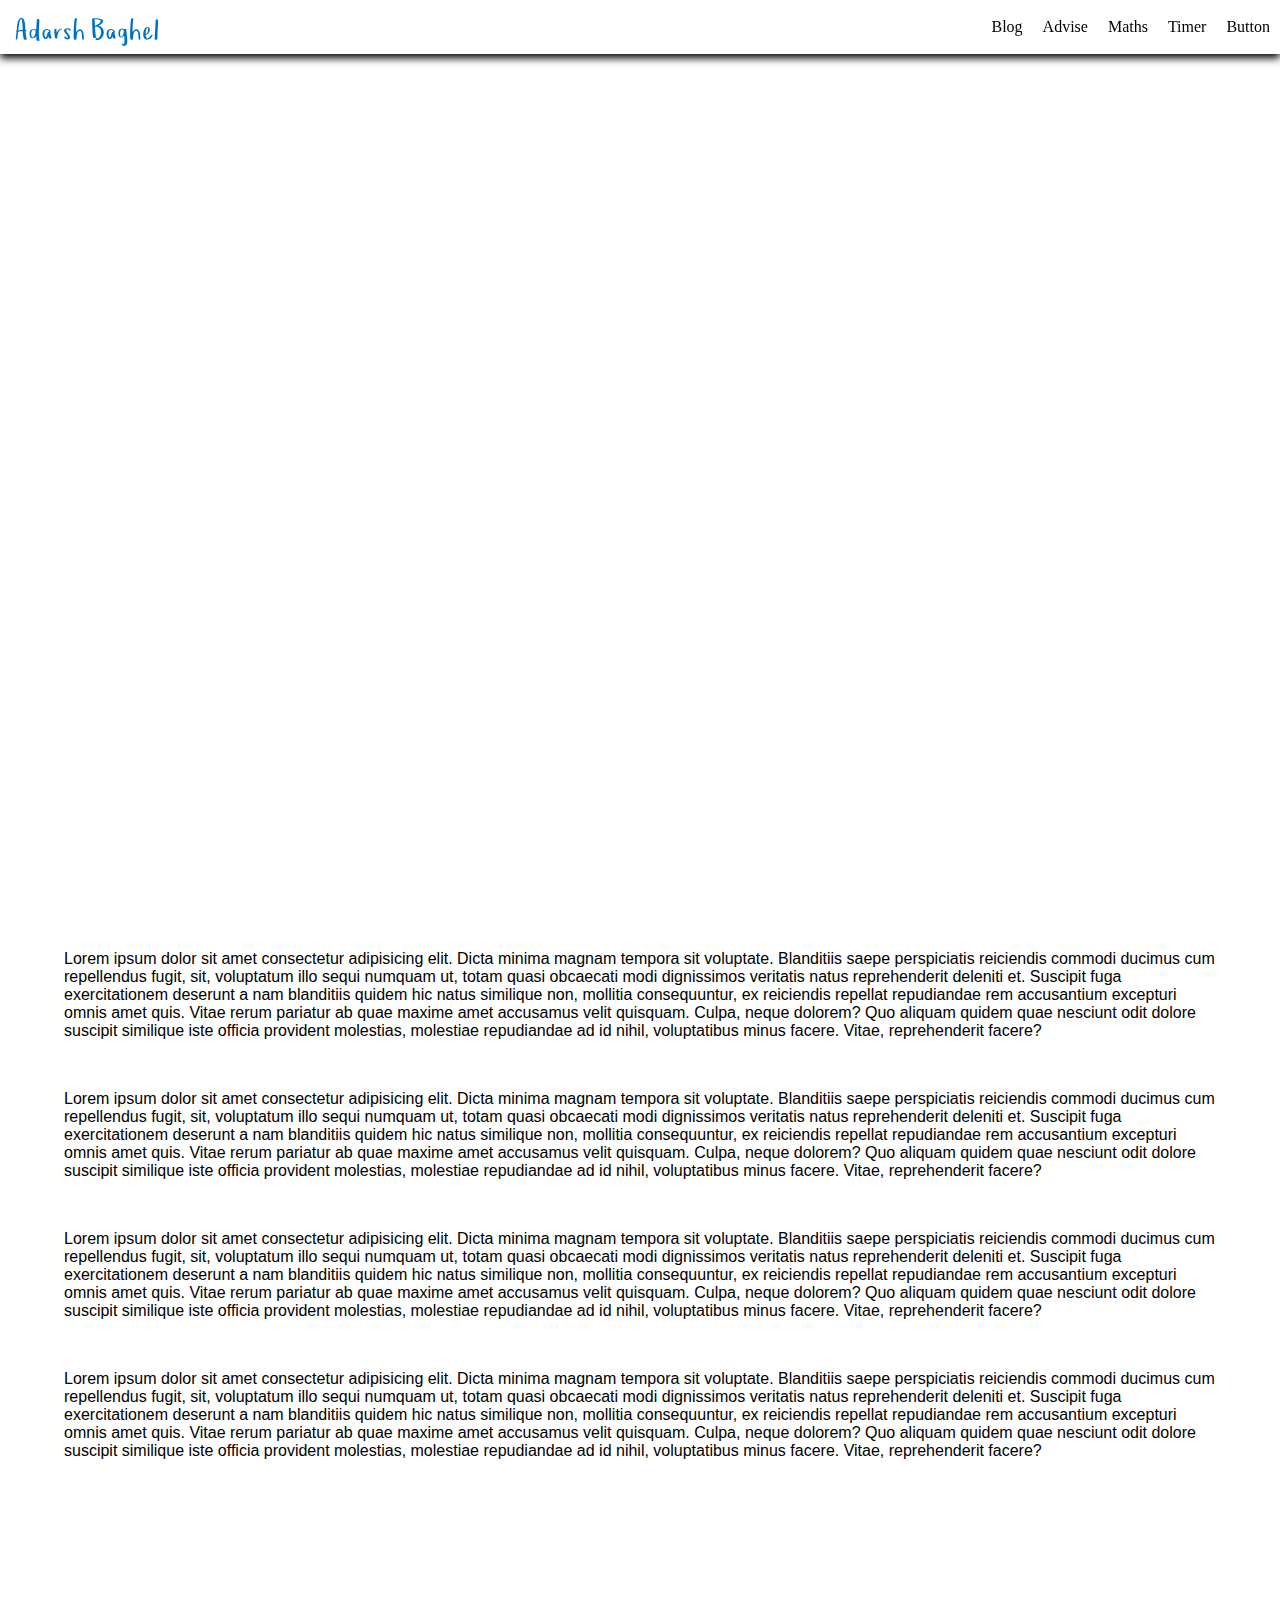
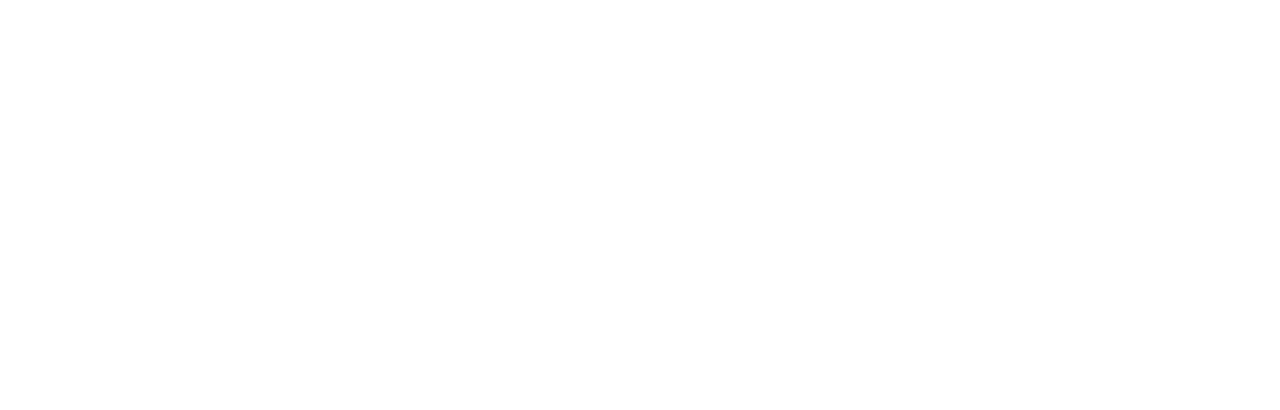
<file: index.html>
<!DOCTYPE html>
<html lang="en">
<head>
    <meta charset="UTF-8">
    <meta http-equiv="X-UA-Compatible" content="IE=edge">
    <meta name="viewport" content="width=device-width, initial-scale=1.0">
    <title>Sticky Nav-bar changing color</title>
    <link rel="stylesheet" href="ohherProjects/Sticky navbar changing color/style.css">
</head>
<body>
    <div class="navbar">
        <a href="/index.html"><img src="ohherProjects/Sticky navbar changing color/logo.svg" alt="logo"></a>
        
        <ul>
            <li><a href="ohherProjects/portfolio-gallery using css grid/index.html">Blog</a></li>
            <li><a href="ohherProjects/birthday2022 advises form/index.html">Advise</a></li>
            <li><a href="ohherProjects/multiplication app/index.html">Maths</a></li>

            <li><a href="ohherProjects/Digital clock/index.html">Timer</a></li>
            <li><a href="ohherProjects/button ripple effect/index.html">Button</a></li>

            


        </ul>
    </div>
    <div class="top-container">
        <h1>Welcome , Want to type something ?</h1>
        <!-- <h3>GO at navigation</h3> -->
    </div>
    <div class="bottom-container">
        <p class="text">Lorem ipsum dolor sit amet consectetur adipisicing elit. Dicta minima magnam tempora sit voluptate. Blanditiis saepe perspiciatis reiciendis commodi ducimus cum repellendus fugit, sit, voluptatum illo sequi numquam ut, totam quasi obcaecati modi dignissimos veritatis natus reprehenderit deleniti et. Suscipit fuga exercitationem deserunt a nam blanditiis quidem hic natus similique non, mollitia consequuntur, ex reiciendis repellat repudiandae rem accusantium excepturi omnis amet quis. Vitae rerum pariatur ab quae maxime amet accusamus velit quisquam. Culpa, neque dolorem? Quo aliquam quidem quae nesciunt odit dolore suscipit similique iste officia provident molestias, molestiae repudiandae ad id nihil, voluptatibus minus facere. Vitae, reprehenderit facere?</p>
        <p class="text">Lorem ipsum dolor sit amet consectetur adipisicing elit. Dicta minima magnam tempora sit voluptate. Blanditiis saepe perspiciatis reiciendis commodi ducimus cum repellendus fugit, sit, voluptatum illo sequi numquam ut, totam quasi obcaecati modi dignissimos veritatis natus reprehenderit deleniti et. Suscipit fuga exercitationem deserunt a nam blanditiis quidem hic natus similique non, mollitia consequuntur, ex reiciendis repellat repudiandae rem accusantium excepturi omnis amet quis. Vitae rerum pariatur ab quae maxime amet accusamus velit quisquam. Culpa, neque dolorem? Quo aliquam quidem quae nesciunt odit dolore suscipit similique iste officia provident molestias, molestiae repudiandae ad id nihil, voluptatibus minus facere. Vitae, reprehenderit facere?</p>

        <p class="text">Lorem ipsum dolor sit amet consectetur adipisicing elit. Dicta minima magnam tempora sit voluptate. Blanditiis saepe perspiciatis reiciendis commodi ducimus cum repellendus fugit, sit, voluptatum illo sequi numquam ut, totam quasi obcaecati modi dignissimos veritatis natus reprehenderit deleniti et. Suscipit fuga exercitationem deserunt a nam blanditiis quidem hic natus similique non, mollitia consequuntur, ex reiciendis repellat repudiandae rem accusantium excepturi omnis amet quis. Vitae rerum pariatur ab quae maxime amet accusamus velit quisquam. Culpa, neque dolorem? Quo aliquam quidem quae nesciunt odit dolore suscipit similique iste officia provident molestias, molestiae repudiandae ad id nihil, voluptatibus minus facere. Vitae, reprehenderit facere?</p>

        <p class="text">Lorem ipsum dolor sit amet consectetur adipisicing elit. Dicta minima magnam tempora sit voluptate. Blanditiis saepe perspiciatis reiciendis commodi ducimus cum repellendus fugit, sit, voluptatum illo sequi numquam ut, totam quasi obcaecati modi dignissimos veritatis natus reprehenderit deleniti et. Suscipit fuga exercitationem deserunt a nam blanditiis quidem hic natus similique non, mollitia consequuntur, ex reiciendis repellat repudiandae rem accusantium excepturi omnis amet quis. Vitae rerum pariatur ab quae maxime amet accusamus velit quisquam. Culpa, neque dolorem? Quo aliquam quidem quae nesciunt odit dolore suscipit similique iste officia provident molestias, molestiae repudiandae ad id nihil, voluptatibus minus facere. Vitae, reprehenderit facere?</p>

    </div>
    <footer>
        
    </footer>
    
    <script src="ohherProjects/Sticky navbar changing color/index.js"></script>
</body>
</html>
</file>
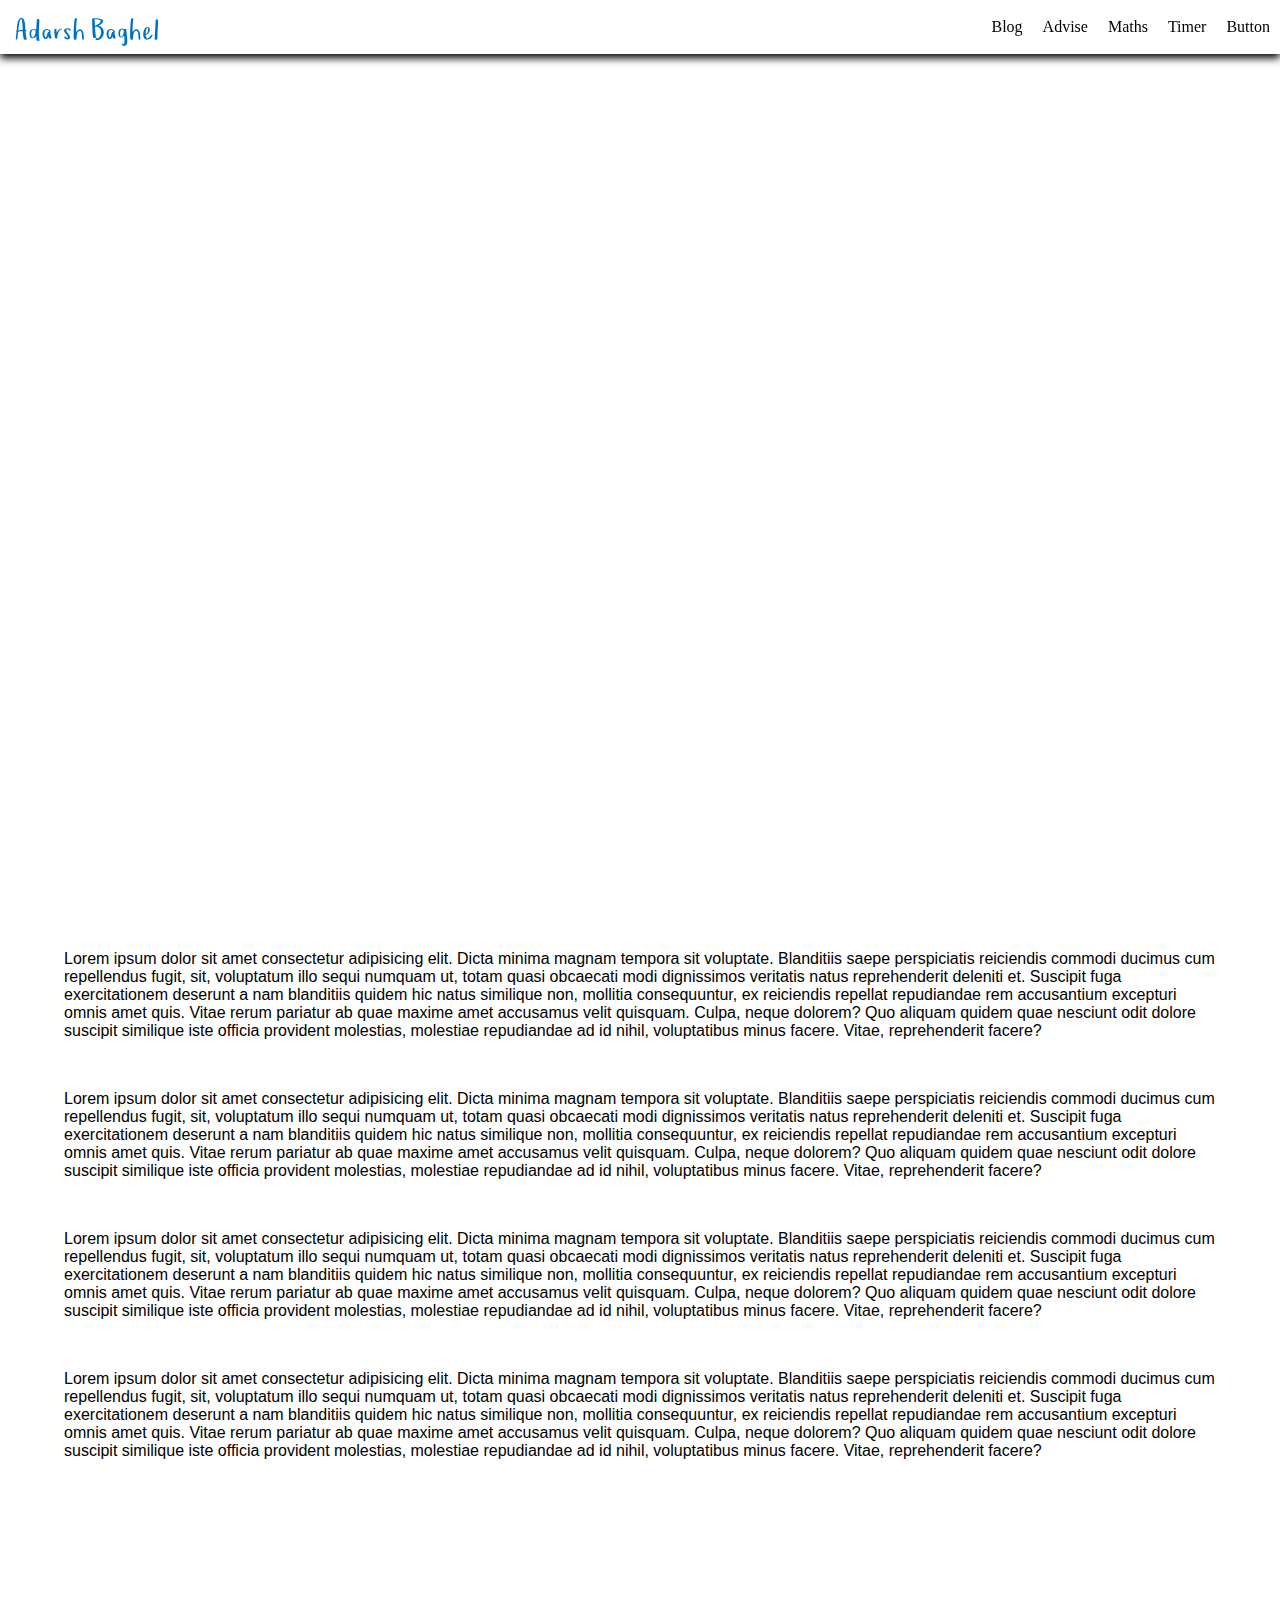
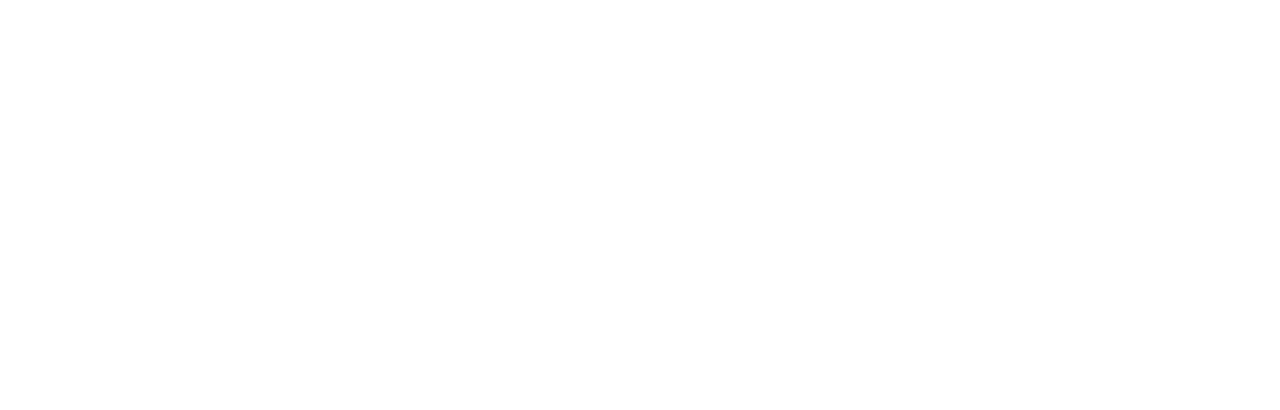
<file: ohherProjects/index.html>
<!DOCTYPE html>
<html lang="en">
<head>
    <meta charset="UTF-8">
    <meta http-equiv="X-UA-Compatible" content="IE=edge">
    <meta name="viewport" content="width=device-width, initial-scale=1.0">
    <title>Sticky Nav-bar changing color</title>
    <link rel="stylesheet" href="/ohherProjects/Sticky navbar changing color/style.css">
</head>
<body>
    <div class="navbar">
        <a href="/index.html"><img src="/ohherProjects/Sticky navbar changing color/logo.svg" alt="logo"></a>
        
        <ul>
            <li><a href="/ohherProjects/portfolio-gallery using css grid/index.html">Blog</a></li>
            <li><a href="/ohherProjects/birthday2022 advises form/index.html">Advise</a></li>
            <li><a href="/ohherProjects/multiplication app/index.html">Maths</a></li>

            <li><a href="/ohherProjects/Digital clock/index.html">Timer</a></li>
            <li><a href="/ohherProjects/button ripple effect/index.html">Button</a></li>

            


        </ul>
    </div>
    <div class="top-container">
        <h1>Welcome , Want to type something ?</h1>
        <!-- <h3>GO at navigation</h3> -->
    </div>
    <div class="bottom-container">
        <p class="text">Lorem ipsum dolor sit amet consectetur adipisicing elit. Dicta minima magnam tempora sit voluptate. Blanditiis saepe perspiciatis reiciendis commodi ducimus cum repellendus fugit, sit, voluptatum illo sequi numquam ut, totam quasi obcaecati modi dignissimos veritatis natus reprehenderit deleniti et. Suscipit fuga exercitationem deserunt a nam blanditiis quidem hic natus similique non, mollitia consequuntur, ex reiciendis repellat repudiandae rem accusantium excepturi omnis amet quis. Vitae rerum pariatur ab quae maxime amet accusamus velit quisquam. Culpa, neque dolorem? Quo aliquam quidem quae nesciunt odit dolore suscipit similique iste officia provident molestias, molestiae repudiandae ad id nihil, voluptatibus minus facere. Vitae, reprehenderit facere?</p>
        <p class="text">Lorem ipsum dolor sit amet consectetur adipisicing elit. Dicta minima magnam tempora sit voluptate. Blanditiis saepe perspiciatis reiciendis commodi ducimus cum repellendus fugit, sit, voluptatum illo sequi numquam ut, totam quasi obcaecati modi dignissimos veritatis natus reprehenderit deleniti et. Suscipit fuga exercitationem deserunt a nam blanditiis quidem hic natus similique non, mollitia consequuntur, ex reiciendis repellat repudiandae rem accusantium excepturi omnis amet quis. Vitae rerum pariatur ab quae maxime amet accusamus velit quisquam. Culpa, neque dolorem? Quo aliquam quidem quae nesciunt odit dolore suscipit similique iste officia provident molestias, molestiae repudiandae ad id nihil, voluptatibus minus facere. Vitae, reprehenderit facere?</p>

        <p class="text">Lorem ipsum dolor sit amet consectetur adipisicing elit. Dicta minima magnam tempora sit voluptate. Blanditiis saepe perspiciatis reiciendis commodi ducimus cum repellendus fugit, sit, voluptatum illo sequi numquam ut, totam quasi obcaecati modi dignissimos veritatis natus reprehenderit deleniti et. Suscipit fuga exercitationem deserunt a nam blanditiis quidem hic natus similique non, mollitia consequuntur, ex reiciendis repellat repudiandae rem accusantium excepturi omnis amet quis. Vitae rerum pariatur ab quae maxime amet accusamus velit quisquam. Culpa, neque dolorem? Quo aliquam quidem quae nesciunt odit dolore suscipit similique iste officia provident molestias, molestiae repudiandae ad id nihil, voluptatibus minus facere. Vitae, reprehenderit facere?</p>

        <p class="text">Lorem ipsum dolor sit amet consectetur adipisicing elit. Dicta minima magnam tempora sit voluptate. Blanditiis saepe perspiciatis reiciendis commodi ducimus cum repellendus fugit, sit, voluptatum illo sequi numquam ut, totam quasi obcaecati modi dignissimos veritatis natus reprehenderit deleniti et. Suscipit fuga exercitationem deserunt a nam blanditiis quidem hic natus similique non, mollitia consequuntur, ex reiciendis repellat repudiandae rem accusantium excepturi omnis amet quis. Vitae rerum pariatur ab quae maxime amet accusamus velit quisquam. Culpa, neque dolorem? Quo aliquam quidem quae nesciunt odit dolore suscipit similique iste officia provident molestias, molestiae repudiandae ad id nihil, voluptatibus minus facere. Vitae, reprehenderit facere?</p>

    </div>
    <footer>
        
    </footer>
    
    <script src="/ohherProjects/Sticky navbar changing color/index.js"></script>
</body>
</html>
</file>
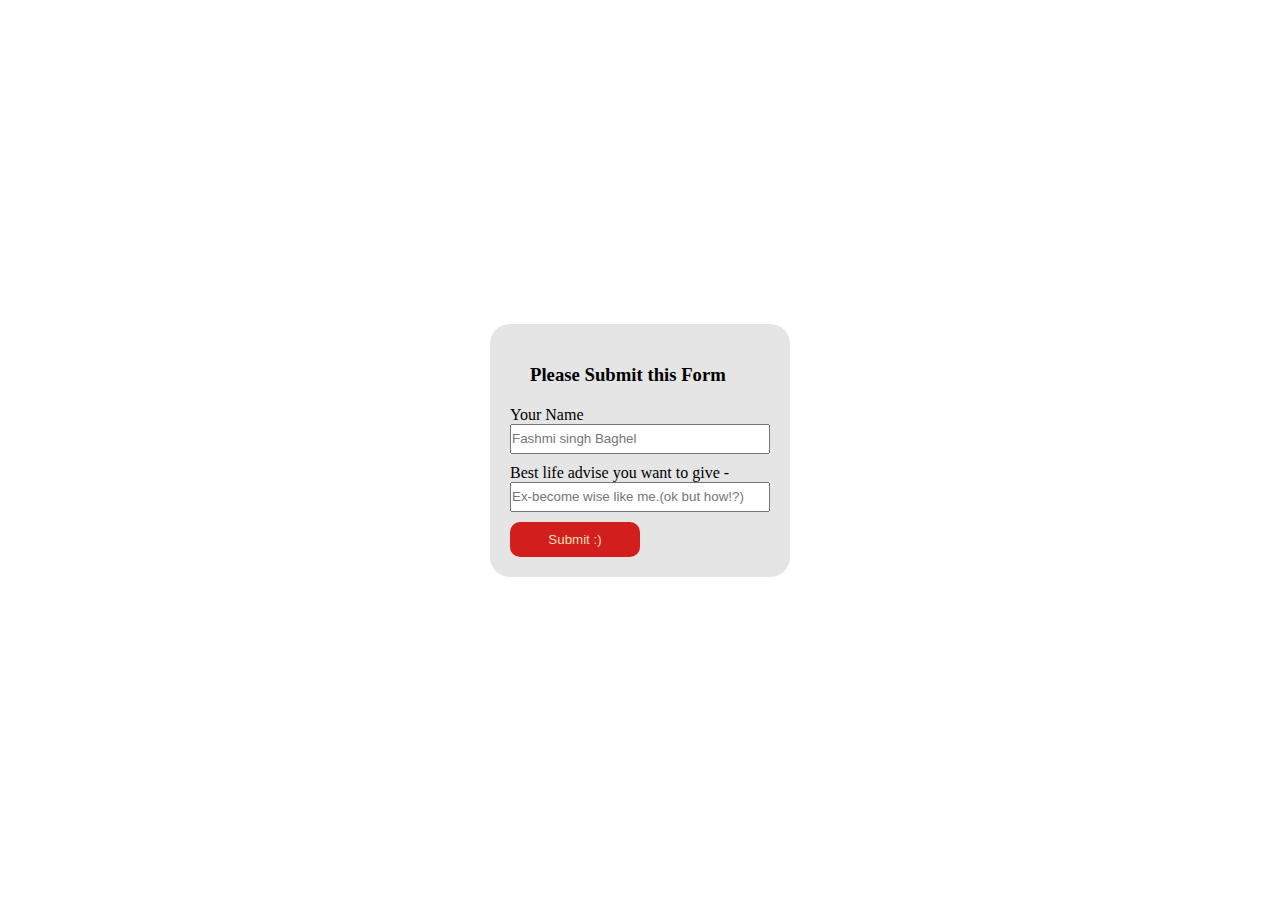
<file: ohherProjects/birthday2022 advises form/index.html>
<!DOCTYPE html>
<html lang="en">
<head>
    <meta charset="UTF-8">
    <meta http-equiv="X-UA-Compatible" content="IE=edge">
    <meta name="viewport" content="width=device-width, initial-scale=1.0">
    <title>Moving validation form</title>
    <link rel="stylesheet" href="style.css">
    <script src="https://ajax.googleapis.com/ajax/libs/jquery/3.6.1/jquery.min.js"></script>
</head>
<body>
    <form id="form" >
        <h3>Please Submit this Form</h3>
        <label for="name">Your Name</label>
        <input type="name" name="name" id="name" placeholder="Fashmi singh Baghel" autocomplete="off">

        <label for="advise"> Best life <b>advise</b>  you want to give -</label>
        <input type="advise" name="advise" id="advise" placeholder="Ex-become wise like me.(ok but how!?)">

        <!-- <input type="submit" value="Submit" id="submit"> -->
        <button id="submit" onclick="alertButton()">Submit :)</button>
        
    </form>
    
    <script src="advise.js"></script>
</body>
</html>
</file>
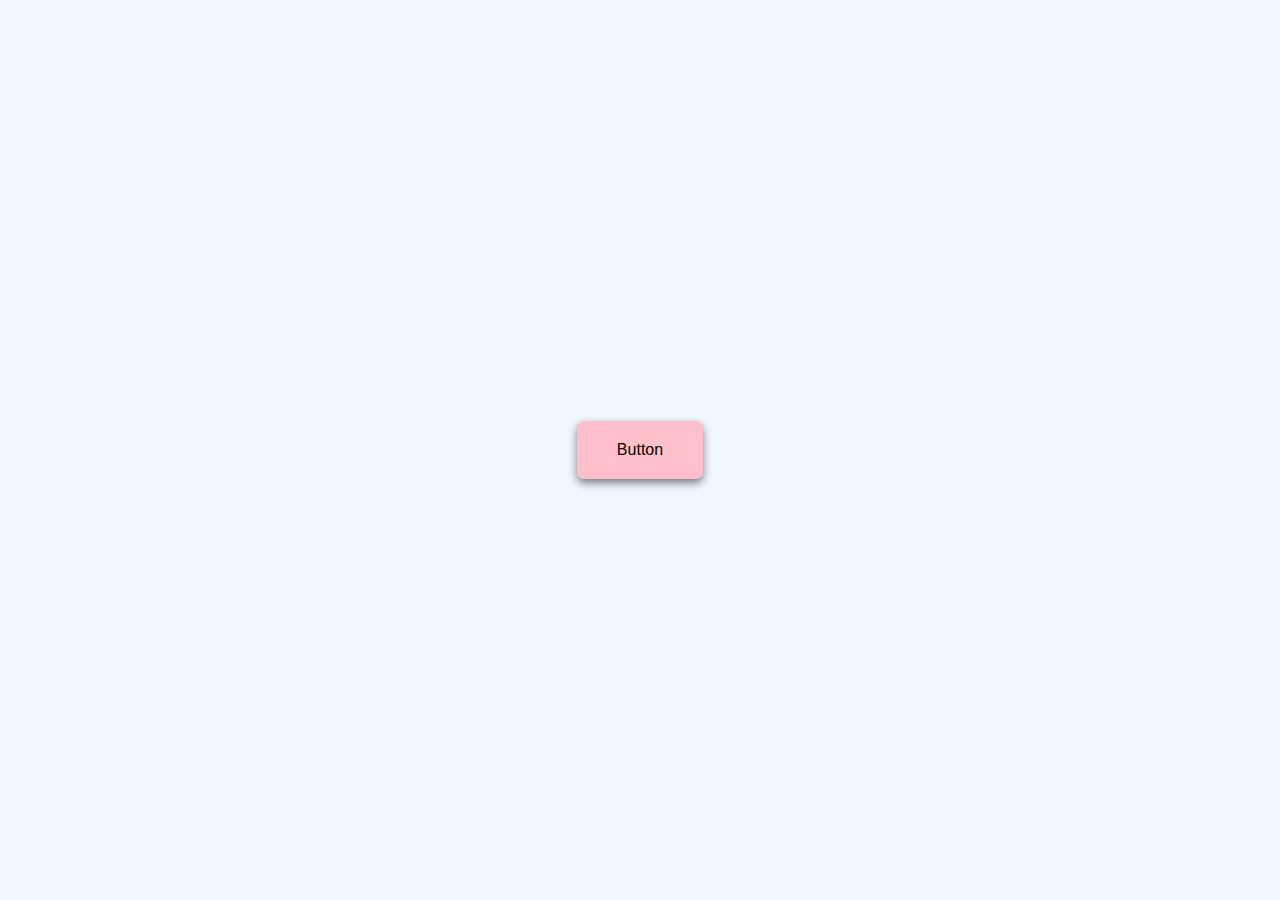
<file: ohherProjects/button ripple effect/index.html>
<!DOCTYPE html>
<html lang="en">
<head>
    <meta charset="UTF-8">
    <meta http-equiv="X-UA-Compatible" content="IE=edge">
    <meta name="viewport" content="width=device-width, initial-scale=1.0">
    <title>Button Ripple Effect</title>
    <link rel="stylesheet" href="style.css">
</head>
<body>
    <a href="#" class="btn"><span>Button</span></a>

    <script src="index.js"></script>
</body>
</html>
</file>
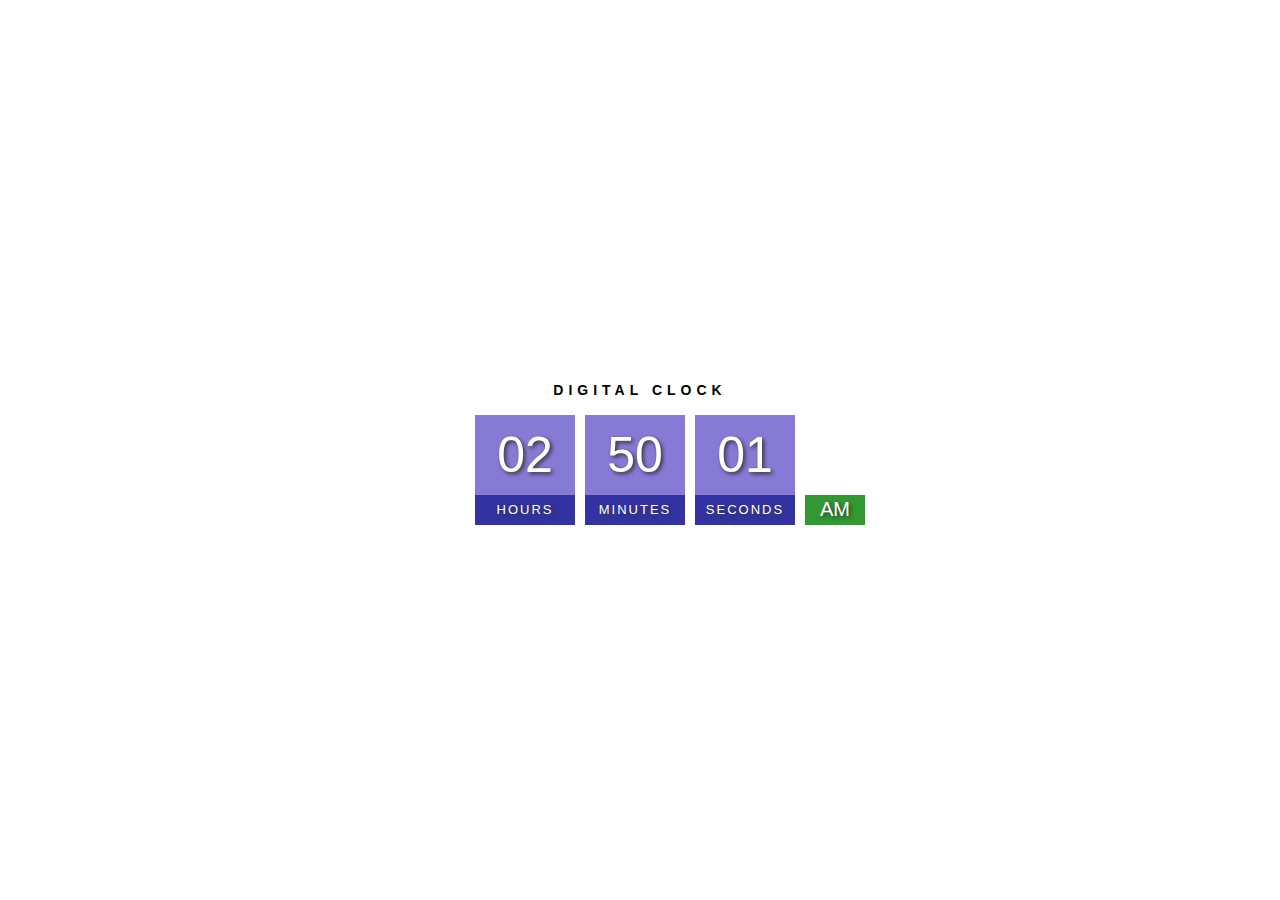
<file: ohherProjects/Digital clock/index.html>
<!DOCTYPE html>
<html lang="en">
<head>
    <meta charset="UTF-8">
    <meta http-equiv="X-UA-Compatible" content="IE=edge">
    <meta name="viewport" content="width=device-width, initial-scale=1.0">
    <title>Digital Clock</title>
    <link rel="stylesheet" href="style.css">
</head>
<body>
    <h2>Digital Clock</h2>
    <div class="clock">
        <div >
            <span id="hour">00</span>
            <span class="text">Hours</span>
        </div>
        <div >
            <span id="minutes">00</span>
            <span class="text">Minutes</span>
        </div>
        <div >
            <span id="seconds">00</span>
            <span class="text">Seconds</span>
        </div>
        <div >
            <span id="ampm">AM</span>
            
        </div>
    </div>
   
    <script src="index.js"></script>
</body>
</html>
</file>
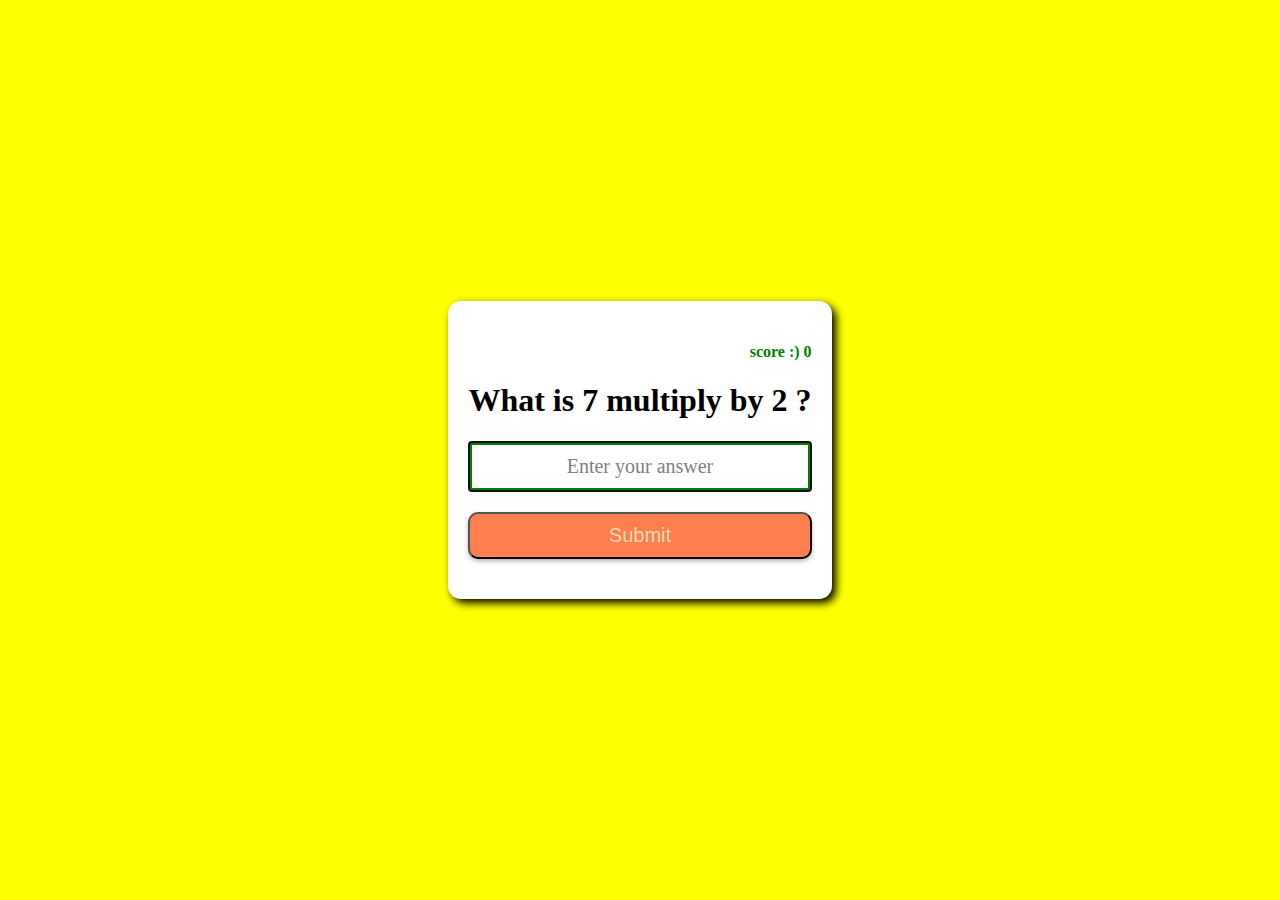
<file: ohherProjects/multiplication app/index.html>
<!DOCTYPE html>
<html lang="en">
<head>
    <meta charset="UTF-8">
    <meta http-equiv="X-UA-Compatible" content="IE=edge">
    <meta name="viewport" content="width=device-width, initial-scale=1.0">
    <title>Multiplication Game</title>
    <link rel="stylesheet" href="style.css">
</head>
<body>
    <form  class="form" id="form">
        <h4 class="score" id="score">score: 0</h4>
        <h1 id="question">What is 1 multiply by 1?</h1>
        <input type="text" class="input" id="input" placeholder="Enter your answer" autofocus autocomplete="off">
        <button id="submit" class="btn">Submit</button>
    </form>
    
    <script src="index.js"></script>
</body>
</html>
</file>
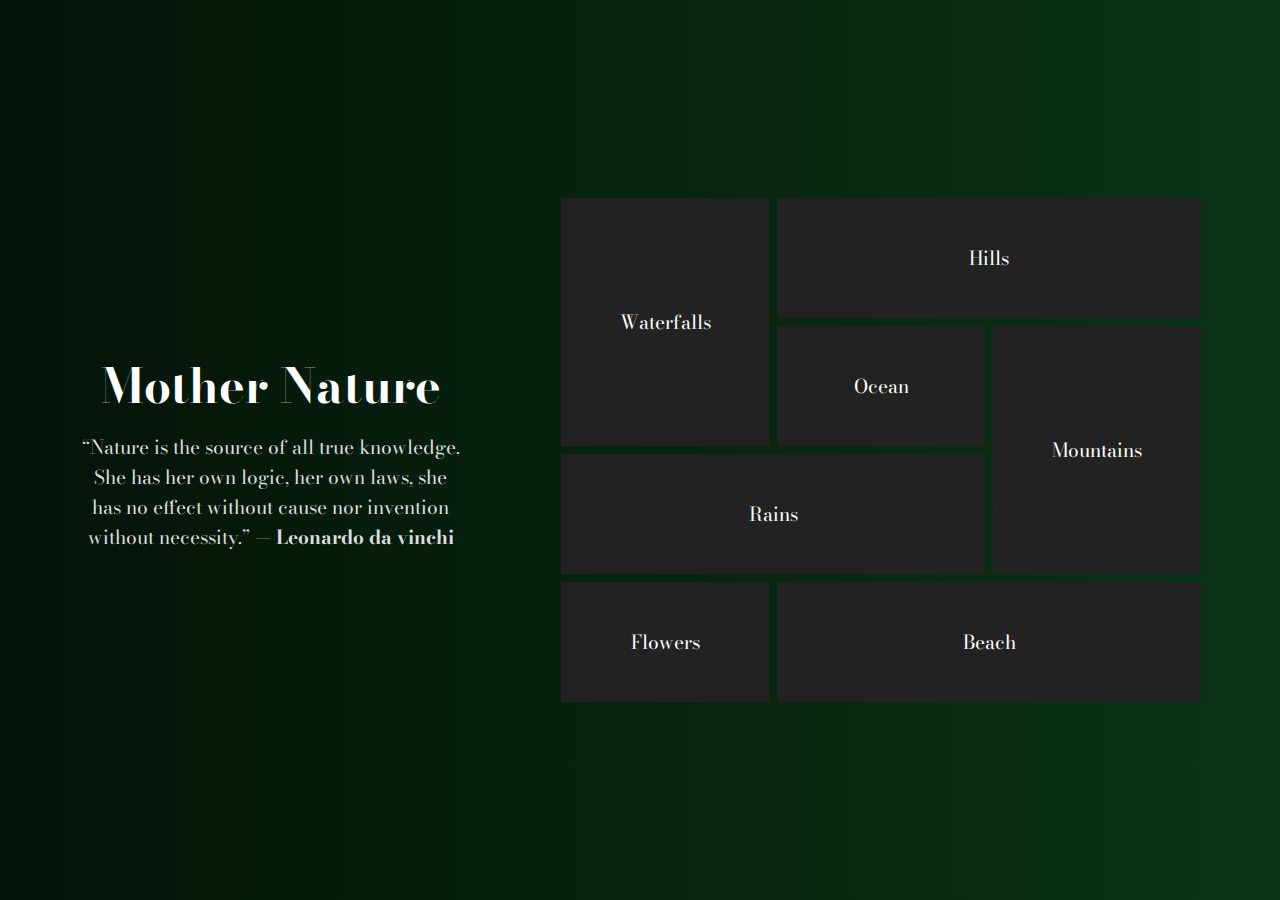
<file: ohherProjects/portfolio-gallery using css grid/index.html>
<!DOCTYPE html>
<html lang="en">
<head>
    <meta charset="UTF-8">
    <meta http-equiv="X-UA-Compatible" content="IE=edge">
    <meta name="viewport" content="width=device-width, initial-scale=1.0">
    <title>Grid-portfolio</title>
    <link rel="stylesheet" href="style.css">
</head>
<body>
    <div class="container">
        <div class="left-text">
            <h2 class="heading">Mother Nature</h2>
            <p class="subheading">“Nature is the source of all true knowledge. She has her own logic, her own laws, she has no effect without cause nor invention without necessity.”

                <b>― Leonardo da vinchi</b> </p>
        </div>
        <div class="gallery">
            <div class="box row-2" id="box-1" style="background-image:url(https://images.unsplash.com/photo-1487734092093-e5b02908580e?ixlib=rb-4.0.3&ixid=MnwxMjA3fDB8MHxwaG90by1wYWdlfHx8fGVufDB8fHx8&auto=format&fit=crop&w=387&q=80);">Waterfalls</div>
            <div class="box col-2" style="background-image:url(https://images.unsplash.com/photo-1470252649378-9c29740c9fa8?ixlib=rb-4.0.3&ixid=MnwxMjA3fDB8MHxwaG90by1wYWdlfHx8fGVufDB8fHx8&auto=format&fit=crop&w=870&q=80);">Hills</div>
            <div class="box " style="background-image:url(https://c4.wallpaperflare.com/wallpaper/129/691/612/coral-reef-fish-ocean-water-wallpaper-preview.jpg);">Ocean</div>
            <div class="box row-2" style="background-image:url(https://geographical.co.uk/wp-content/uploads/somalaya-featured.jpg);">Mountains</div>
            <div class="box col-2" style="background-image:url(https://i.ytimg.com/vi/3wFvFvVZkwY/maxresdefault.jpg);">Rains</div>
            <div class="box" style="background-image:url(https://w0.peakpx.com/wallpaper/792/859/HD-wallpaper-rising-sun-and-sunflowers-glow-sun-fiery-orange-golden-beautiful-sky-sunflowers-rays-summer-morning-sunrise-field.jpg);">Flowers</div>
            <div class="box col-2" style="background-image:url(https://images.unsplash.com/photo-1471922694854-ff1b63b20054?ixlib=rb-4.0.3&ixid=MnwxMjA3fDB8MHxwaG90by1wYWdlfHx8fGVufDB8fHx8&auto=format&fit=crop&w=872&q=80);">Beach</div>
        </div>
    </div>
    
</body>
</html>
</file>
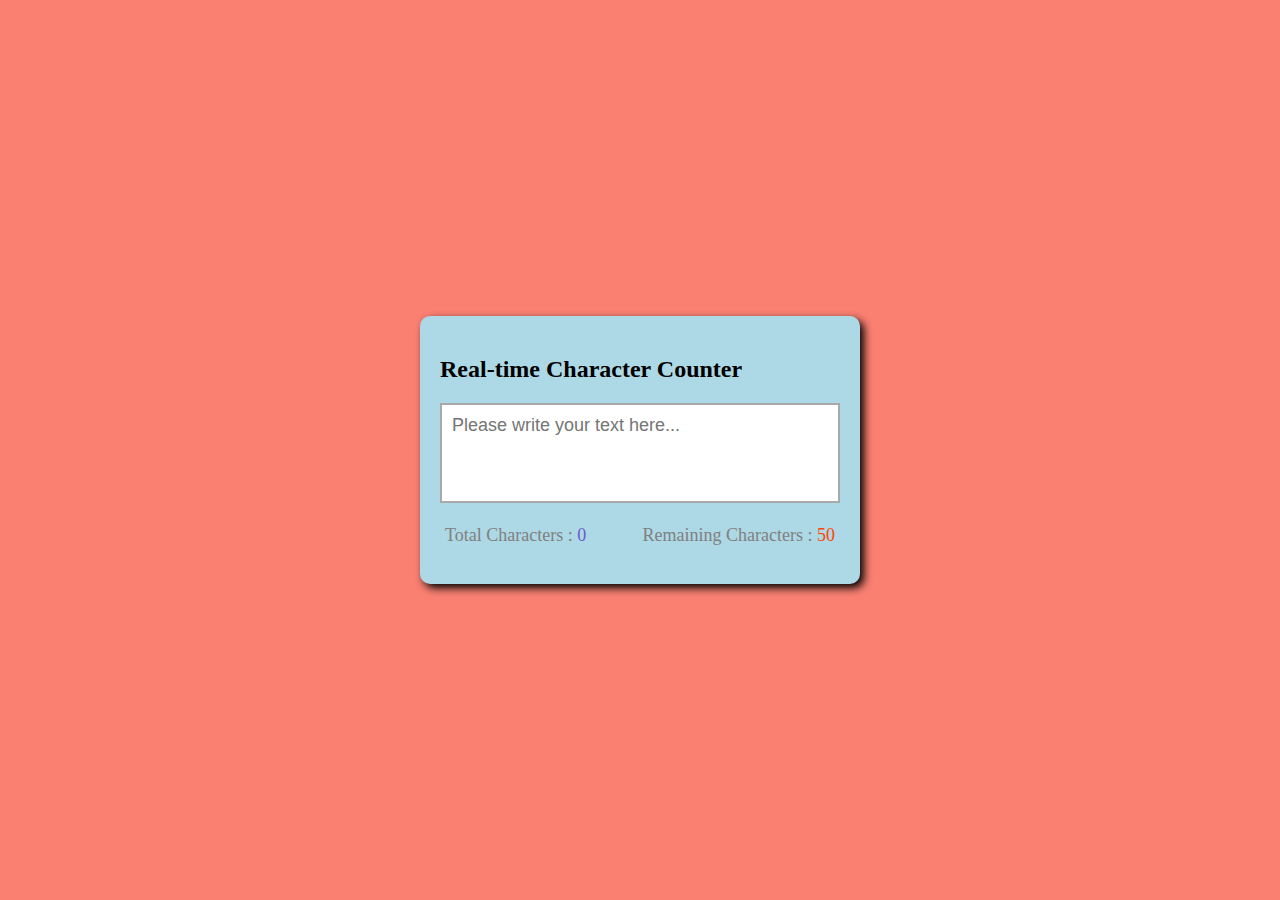
<file: ohherProjects/real-time character counter/index.html>
<!DOCTYPE html>
<html lang="en">
<head>
    <meta charset="UTF-8">
    <meta http-equiv="X-UA-Compatible" content="IE=edge">
    <meta name="viewport" content="width=device-width, initial-scale=1.0">
    <title>Real-time Character Counter</title>
    <link rel="stylesheet" href="style.css">
</head>
<body>
    <div class="container">
        <h2>Real-time Character Counter</h2>
        <textarea  id="textarea" class="textarea"  placeholder="Please write your text here..." maxlength="50"></textarea>
        <div class="counter-container">
            <p>Total Characters : <span class="total-counter" id="total-counter"></span></p>
            <p>Remaining Characters : <span class="remaining-counter" id="remaining-counter"></span></p>

        </div>        
    </div>

    <script src="index.js"></script>
</body>
</html>
</file>
<file: ohherProjects/Sticky navbar changing color/style.css>
body{
    margin: 0;

}

.top-container{
    background-image: url(https://images.unsplash.com/photo-1616004655123-818cbd4b3143?ixlib=rb-4.0.3&ixid=MnwxMjA3fDB8MHxwaG90by1wYWdlfHx8fGVufDB8fHx8&auto=format&fit=crop&w=870&q=80);

    height: 100vh;
    background-size: cover;
    display: flex;
    justify-content: center;
    align-items: center;
    text-align: center;
}
.top-container h1{
    color: white;
    font-size: 50px;
    font-family: Impact, Haettenschweiler, 'Arial Narrow Bold', sans-serif;
    letter-spacing: 2px;

}
.text{
    margin: 50px 5%;
    font-family: sans-serif;
}

.navbar{
    display: flex;
    position: fixed;
    background-color: white;
    width: 100%;
    justify-content: space-between;
    align-items: center;
    box-shadow: 0 4px 8px rgba(0,0, 0, 1);
    transition: background-color 0.5s;
}

.navbar ul{
    display: flex;
    list-style: none;

}

.navbar ul li a{
    text-decoration: none;
    margin: 0 10px;
    color: black;
    font-family: cursive;

}

.navbar ul li a:hover{
    color: red;
}

.active{
    background-color: black;
}

.active ul li a{
    color: white;
}
footer{
    height: 500px;
}
</file>
<file: ohherProjects/birthday2022 advises form/style.css>
*{
    padding: 0;
    margin: 0;
    box-sizing: border-box;
}

body{
    width: 100%;
    min-height: 100vh;
    display: flex;
    flex-direction: column;
    align-items: center;
    justify-content: center;
}
h3{
    margin: 20px;
}

form{
    width: 300px;
    display: flex;
    flex-direction: column;
    background: rgba(0, 0, 0, 0.1);
    border-radius: 20px;
    padding: 20px;
}
form label{
    font: bolder;
    font-weight: 300;
}
form input{
    height: 30px;
    margin-bottom: 10px;
}

#submit{
    height: 35px;
    width: 50%;
    border-radius: 10px;
    border: none;
    background: rgb(211, 30, 30);
    color: wheat;
}
form input[type="submit"]:hover{
    cursor: pointer;

}

.stop{
    transition:1s;

}

.move{
    transform: translateX(100%);
}
</file>
<file: ohherProjects/button ripple effect/style.css>
body{
    margin: 0;
    display: flex;
    justify-content: center;
    height: 100vh;
    align-items: center;
    background-color: aliceblue;
    font-family: sans-serif;
}

.btn{
    background-color: pink;
    padding: 20px 40px;
    border-radius: 7px;
    box-shadow: 0 4px 8px rgba(0, 0, 0, 0.5);
    text-decoration: none;
    color: black;
    position: relative;
    overflow: hidden;
}

.btn span{
    position: relative;
    z-index: 1;
}

.btn::before{
    content: "";
    position: absolute;
    background-color: orangered;
    width: 0px;
    height: 0px;
    left: var(--xPos);
    top: var(--yPos);
    transform: translate(-50%,-50%);
    border-radius: 50%;
    transition: width 0.5s, height 0.5s;
}

.btn:hover::before{
    width: 300px;
    height: 300px;
}
</file>
<file: ohherProjects/Digital clock/style.css>
body{
    margin: 0;
    font-family: sans-serif;
    display: flex;
    flex-direction: column;
    align-items: center;
    height: 100vh;
    justify-content: center;
    background: url(https://images.unsplash.com/photo-1532274402911-5a369e4c4bb5?ixlib=rb-4.0.3&ixid=MnwxMjA3fDB8MHxwaG90by1wYWdlfHx8fGVufDB8fHx8&auto=format&fit=crop&w=870&q=80);

    background-size: cover;
    overflow: hidden;

}

h2{
    text-transform: uppercase;
    letter-spacing: 5px;
    font-size: 14px;
    text-align: center;
    /* color: white; */
}

.clock{
    display: flex;
}

.clock div{
    margin: 5px;
    position: relative;

}

.clock span{
    width: 100px;
    height: 80px;
    background-color: slateblue;
    opacity: 80%;
    color: white;
    display: flex;
    justify-content: center;
    align-items: center;
    font-size: 50px;
    text-shadow: 2px 2px 4px rgba(0,1,1,143);
}

.clock .text{
    height: 30px;
    font-size: 13px;
    text-transform: uppercase;
    letter-spacing: 2px;
    background: darkblue;
    opacity: 80%;
}

.clock #ampm{
    bottom: 0;
    position: absolute;
    width: 60px;
    height: 30px;
    font-size: 20px;
    background: green;
}
</file>
<file: ohherProjects/multiplication app/style.css>
body{
    margin: 0;
    display: flex;
    justify-content: center;
    height: 100vh;
    align-items: center;
    text-align: center;
    background-color: yellow;
    font-family:Cambria, Cochin, Georgia, Times, 'Times New Roman', serif;

}

.form{
    background-color: white;
    padding: 20px;
    box-shadow: 4px 4px 8px rgba(0, 0, 0, 10);
    border-radius: 13px;
    margin: 10px;
}

.input{
    display: block;
    width: 100%;
    box-sizing: border-box;
    font-size: 20px;
    text-align: center;
    padding: 10px;
    border: solid 4px green;
    color: green;
}

.input::placeholder{
    color: gray;
    font-family: cursive;
}

.btn{
    background-color: coral;
    color: wheat;
    /* border: none; */
    display: block;
    width: 100%;
    padding: 10px;
    font-size: 20px;
    font-family: Arial, Helvetica, sans-serif;
    margin: 20px 0;
    border-radius: 10px;
    box-shadow: 0 2px 4px rgba(0, 0, 0, .3);
    cursor: pointer;

}

.btn:hover{
    background-color: green;
}
.score{
    color: green;
    text-align: right;
}
</file>
<file: ohherProjects/portfolio-gallery using css grid/style.css>
@import url('https://fonts.googleapis.com/css2?family=Bodoni+Moda:opsz,wght@6..96,400;6..96,900&family=Lato:wght@400;700&family=Poppins:wght@400;700&family=Roboto:wght@400;700&display=swap');
*{
    padding: 0;
    margin: 0;
    box-sizing: border-box;
}

body{
    font-family: 'Bodoni Moda',sans-serif;
    font-size: 1.2rem;
}
.container{
    min-height: 100vh;
    display: flex;
    justify-content: space-evenly;
    align-items: center;
    gap: 20px;
    background:linear-gradient(to right, #041308,#0b3317);
}
.left-text{
    flex-basis:30% ;

}
.heading{
    font-size: 3rem;
    color: white;
    text-align: center;
}

.subheading{
    color: #ddd;
    margin-top: 10px;
    text-align: center;
}
.gallery{
    flex-basis: 50%;
    display: grid;
    gap: 8px;
    grid-template-columns: repeat(3,1fr);
    grid-auto-rows: 120px;
}
.box{
    background-size: cover;
    background-position: top;
    color: white;
    display: flex;
    justify-content: center;
    align-items: center;
    background-color: #222;
    background-blend-mode: hard-light;
    transition: all 1s ease-in-out;
    cursor: pointer;
}
.box:hover{
    background-color: #999;
    background-position: center;
    box-shadow: 0 0 4px #fff;

}
/* #box-1{
    grid-row: span 2;
} */
.row-2{
    grid-row: span 2;
}
.col-2{
    grid-column: span 2;
}

/* MEDIA QUERY FOR WIDTH <= 1024PX */

@media screen and (max-width:1024px){
    .container{
        flex-direction: column;
        padding-block: 20px;
    }
    .gallery{
        width: 100%;
        grid-auto-rows: 200px;
    }
    .box{
        grid-row: span 1;
        grid-column: span 3;
    }

    
}
</file>
<file: ohherProjects/real-time character counter/style.css>
body{
    margin: 0;
    display: flex;
    justify-content: center;
    height: 100vh;
    align-items: center;
    background-color: salmon;
    font-family: cursive;
    
}

.container{
    background-color: lightblue;
    width: 400px;
    padding: 20px;
    margin: 5px;
    border-radius: 10px;
    box-shadow: 4px 4px 8px rgba(0, 0, 0, 1);


}

.textarea{
    resize: none;
    width: 100%;
    height: 100px;
    font-size: 18px;
    font-family: sans-serif;
    padding: 10px;
    box-sizing: border-box;
    border: solid 2px darkgray;
}

.counter-container{
    display: flex;
    justify-content: space-between;
    padding: 0 5px;
}

.counter-container p{
    font-size: 18px;
    color: gray;
}

.total-counter{
    color: slateblue;
}
.remaining-counter{
    color: orangered;
}
</file>
